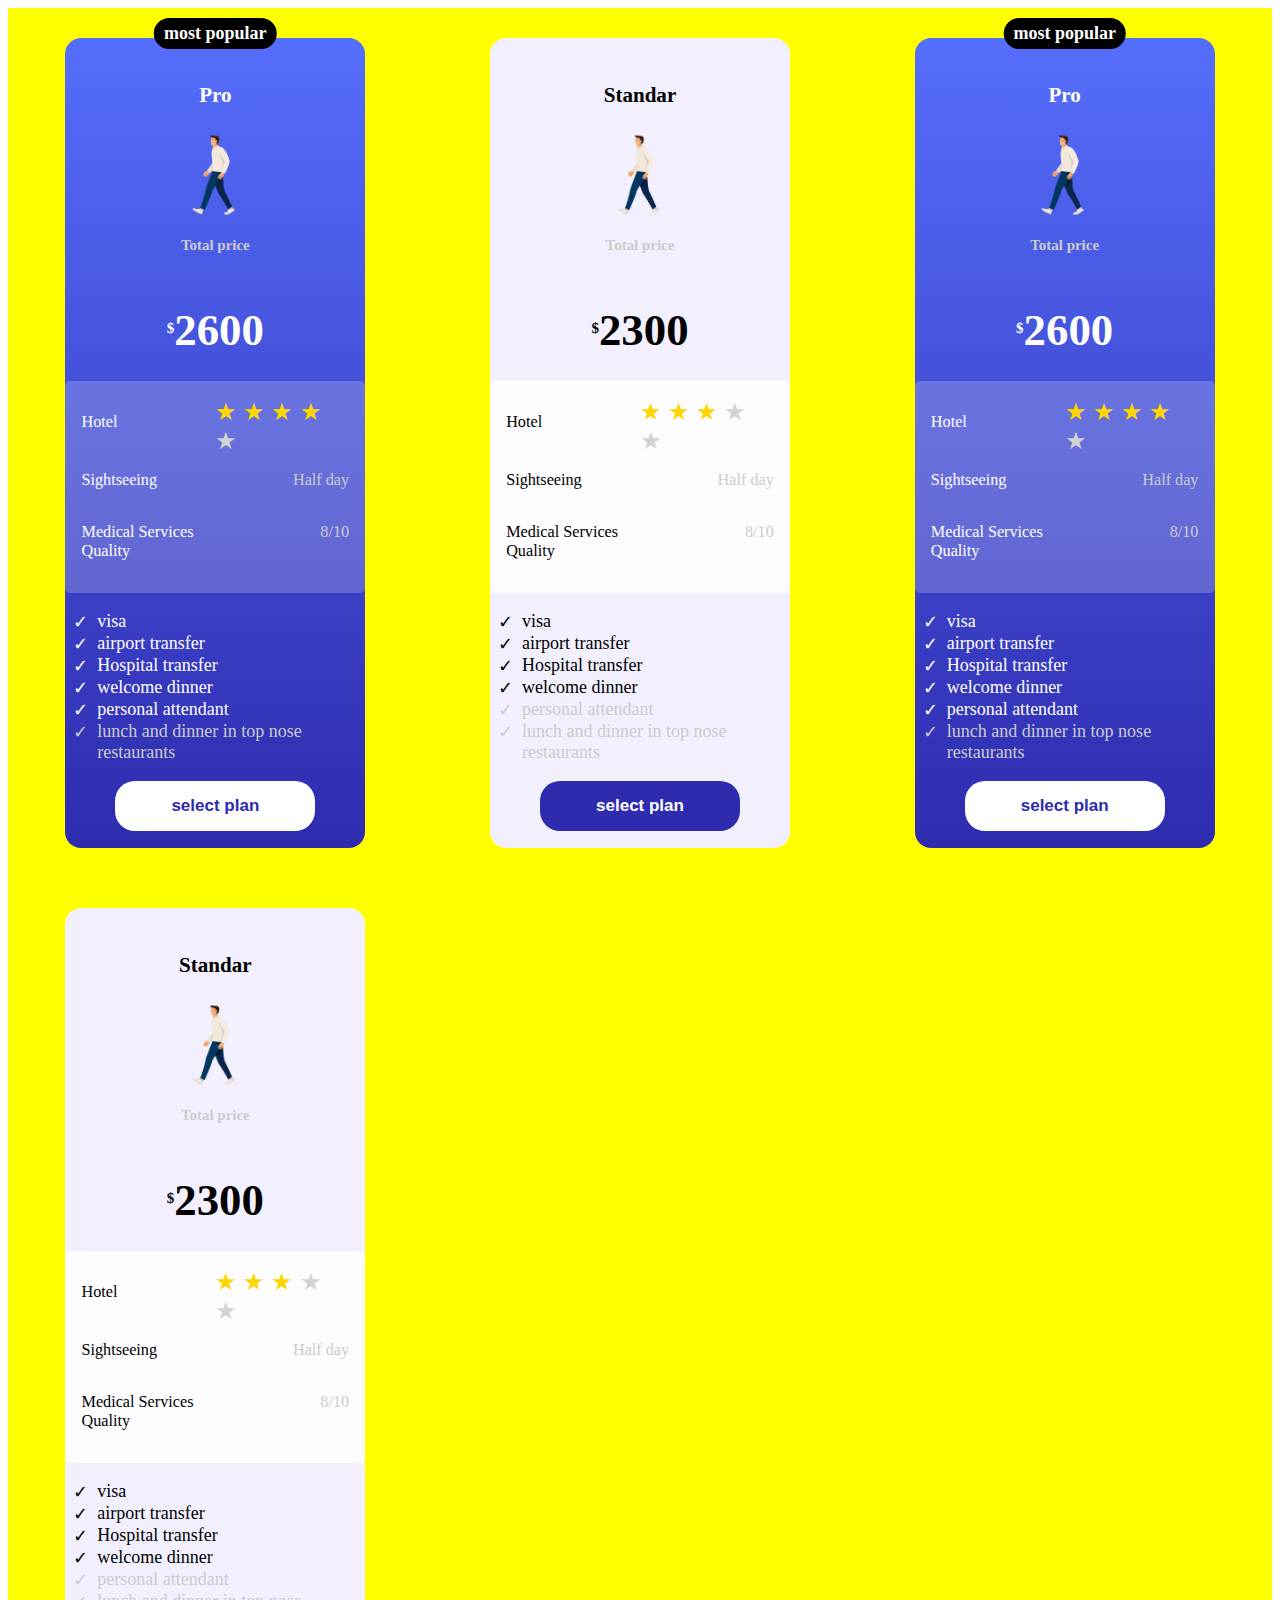
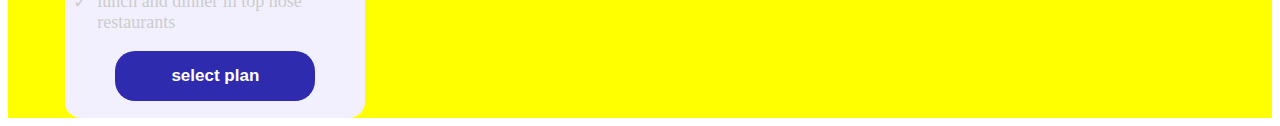
<file: estructura/index.html>
<!DOCTYPE html>
<html lang="en">
<head>
    <meta charset="UTF-8">
    <meta name="viewport" content="width=device-width, initial-scale=1.0">
    <title>Document</title>
    <link rel="stylesheet" href="/estilos/cuerpo.css">
    <link rel="stylesheet" href="/estilos/card-1.css">
    <link rel="stylesheet" href="/estilos/card-2.css">
    
    <style>

       
        
    </style>
</head>
<body>
    <div class="cards">
        <section class="card card1">
            
                <header class="card_header">most popular</header>
                <h3 class="card_text card_h3">Pro</h3>
                <img class="card_img" src="/imagenes/character-man-walk-png.webp" alt="tipo caminando">
                <h5 class="card_text card-light">Total price</h5>
                <h5>$<span class="card_text card_price">2600</span></h5>
                
                
                <article class="card_available">
                    <p class="card_available_text">Hotel</p>
                    <div class="card_available_column2 star-rating">
                        <span class="star">&#9733;</span>
                        <span class="star">&#9733;</span>
                        <span class="star">&#9733;</span>
                        <span class="star">&#9733;</span>
                        <span class="star empty">&#9733;</span>
                    </div>
                    <p class="card_available_text">Sightseeing</p>
                    <p class="card_available_column2 card-light">Half day</p>
                    <p class="card_available_text">Medical Services Quality</p>
                    <p class="card_available_column2 card-light">8/10</p>
                    
                </article>
                <ul class="card_list">
                    <li class="list_element">
                        visa
                    </li>

                    <li class="list_element">
                        airport transfer
                    </li>
                    <li class="list_element">
                        Hospital transfer
                    </li>
                    <li class="list_element">
                        welcome dinner
                    </li>
                    <li class="list_element">
                        personal attendant
                    </li>
                    <li class="list_element card-light">
                        lunch and dinner in top nose restaurants
                    </li>
                </ul>
                <button class="card_button">select plan</button>
            
        </section>
        <section class="card card2">
            
            
            <h3 class="card_text card_h3">Standar</h3>
            <img class="card_img" src="/imagenes/character-man-walk-png.webp" alt="tipo caminando">
            <h5 class="card_text card-light">Total price</h5>
            <h5>$<span class="card_text card_price">2300</span></h5>
            
            
            <article class="card_available">
                <p class="card_available_text">Hotel</p>
                <div class="card_available_column2 star-rating">
                    <span class="star">&#9733;</span>
                    <span class="star">&#9733;</span>
                    <span class="star">&#9733;</span>
                    <span class="star empty">&#9733;</span>
                    <span class="star empty">&#9733;</span>
                </div>
                <p class="card_available_text">Sightseeing</p>
                <p class="card_available_column2 card-light">Half day</p>
                <p class="card_available_text">Medical Services Quality</p>
                <p class="card_available_column2 card-light">8/10</p>
                
            </article>
            <ul class="card_list">
                <li class="list_element">
                    visa
                </li>

                <li class="list_element">
                    airport transfer
                </li>
                <li class="list_element">
                    Hospital transfer
                </li>
                <li class="list_element">
                    welcome dinner
                </li>
                <li class="list_element card-light">
                    personal attendant
                </li>
                <li class="list_element card-light">
                    lunch and dinner in top nose restaurants
                </li>
            </ul>
            <button class="card_button">select plan</button>
        
    </section>

    <section class="card card1">
            
        <header class="card_header">most popular</header>
        <h3 class="card_text card_h3">Pro</h3>
        <img class="card_img" src="/imagenes/character-man-walk-png.webp" alt="tipo caminando">
        <h5 class="card_text card-light">Total price</h5>
        <h5>$<span class="card_text card_price">2600</span></h5>
        
        
        <article class="card_available">
            <p class="card_available_text">Hotel</p>
            <div class="card_available_column2 star-rating">
                <span class="star">&#9733;</span>
                <span class="star">&#9733;</span>
                <span class="star">&#9733;</span>
                <span class="star">&#9733;</span>
                <span class="star empty">&#9733;</span>
            </div>
            <p class="card_available_text">Sightseeing</p>
            <p class="card_available_column2 card-light">Half day</p>
            <p class="card_available_text">Medical Services Quality</p>
            <p class="card_available_column2 card-light">8/10</p>
            
        </article>
        <ul class="card_list">
            <li class="list_element">
                visa
            </li>

            <li class="list_element">
                airport transfer
            </li>
            <li class="list_element">
                Hospital transfer
            </li>
            <li class="list_element">
                welcome dinner
            </li>
            <li class="list_element">
                personal attendant
            </li>
            <li class="list_element card-light">
                lunch and dinner in top nose restaurants
            </li>
        </ul>
        <button class="card_button">select plan</button>
    
</section>
<section class="card card2">
    
    
    <h3 class="card_text card_h3">Standar</h3>
    <img class="card_img" src="/imagenes/character-man-walk-png.webp" alt="tipo caminando">
    <h5 class="card_text card-light">Total price</h5>
    <h5>$<span class="card_text card_price">2300</span></h5>
    
    
    <article class="card_available">
        <p class="card_available_text">Hotel</p>
        <div class="card_available_column2 star-rating">
            <span class="star">&#9733;</span>
            <span class="star">&#9733;</span>
            <span class="star">&#9733;</span>
            <span class="star empty">&#9733;</span>
            <span class="star empty">&#9733;</span>
        </div>
        <p class="card_available_text">Sightseeing</p>
        <p class="card_available_column2 card-light">Half day</p>
        <p class="card_available_text">Medical Services Quality</p>
        <p class="card_available_column2 card-light">8/10</p>
        
    </article>
    <ul class="card_list">
        <li class="list_element">
            visa
        </li>

        <li class="list_element">
            airport transfer
        </li>
        <li class="list_element">
            Hospital transfer
        </li>
        <li class="list_element">
            welcome dinner
        </li>
        <li class="list_element card-light">
            personal attendant
        </li>
        <li class="list_element card-light">
            lunch and dinner in top nose restaurants
        </li>
    </ul>
    <button class="card_button">select plan</button>

</section>
    </div>
</body>
</html>
</file>
<file: estilos/cuerpo.css>
.cards{
    width: auto;
    height: auto;
    
    background: yellow;
    display: grid;
    grid-template-columns: 1fr 1fr 1fr 1fr;
    gap: 30px 10px;
    
    justify-items: center;
        font-size: 2vh;
        
        align-items: stretch;
        padding: 5vh 3vw;
    box-sizing: border-box;
    
    

}


.card{         
    position: relative;
    padding-top: 1.5em;
    border-radius: 1rem;
    width: 100%;
    max-width: 300px;
    height: 90vh;
    margin: auto;
    margin-top: 30px;
    display: flex; 
    align-items: center;
    flex-direction: column;
    box-sizing: border-box;  
    flex-shrink: 1;
    flex-grow: 1;
    flex-basis: auto;
    justify-content: space-between;
    
    
}



.card_header{
    position: absolute;
    top: -20px; 
    left: 50%;
    transform: translateX(-50%);
    background-color: #000; 
    color: #fff; 
    padding: 5px 10px;
    border-radius: 20px;
    font-weight: bold;
}

.card_img{
    width: 25vw;
    height: 10vh;
    object-fit: contain;
}

.card_price{
    font-size: 3em;
    vertical-align: middle;
}

.card_available{
    width: 100%;
    border-radius: 5px;
    background-color: rgba(255, 255, 255, 0.2);
    display: grid;
    grid-template-columns: 1fr 1fr; 
    grid-gap: 0;
    justify-items: start;
    padding: 1em 1em;
    box-sizing: border-box;
    font-size: 0.9em;
   

    
}
.card_available .card_available_column2{
    justify-self: end;
}

.star-rating {
    font-size: 1.5em;
    color: gold;
    }
    
.star-rating .empty {
        color: lightgray; 
}


.card-light{
    color: #ccc;
}
.card_list{
    
    list-style:none;
    align-self: flex-start;
    
    
    padding-left: 0.5rem;
    
    

}
.list_element {
    display: flex;
    align-items: flex-start;
    }
.card_list .list_element::before {
    content: '✓ ';
    margin-right: 1vh; 
}
.card_button{
    background: white;
    width: 70%;
    height: 10vh;
    max-width: 200px;
    border: none;
    margin-bottom: 20px;
    border-radius: 20px;
    padding: 15px 30px;
    font-size: 17px;
    font-weight: bold;
    cursor: pointer;
    color: #2E2BAE;
    transition: background-color 0.3s ease-in-out;
}
.card_button:hover {
background-color: #d32c20; 
}
.card_text{
    flex-grow: 1;
   flex-shrink: 1;
   margin-top: 2vh;

}

@media(max-width:1300px){
    .cards{
        grid-template-columns: 1fr 1fr 1fr;
        padding: 0;
    }
}
@media(max-width:950px){
    .cards{
        grid-template-columns: 1fr 1fr;
    }
}
@media(max-width:500px){
    .cards{
        grid-template-columns: 1fr;
    }
}

@media(max-height:524px){
    .cards{
        height: auto;
        grid-template-columns: 1fr;
    }
    .card{
        height: 90vh;
        min-width: 60vw;
        max-width: 100vw;
        display: grid;
        grid-template-rows: auto auto auto auto;
        grid-auto-flow: column dense;
        
        justify-items: center;
        font-size: 4vh;
        
        align-items: stretch;
        padding: 5vh 3vw;
        
        
    }
    .card_img{
        height: 25vh;
        
        width: auto;
        
        justify-self: stretch;  
    }
    .card_available{
        height: auto;
        width: auto;
        grid-row-start: span 4;
        row-gap: 0;
        padding: auto;
        
    }
    .card_button{
        height: auto;
        width: auto;
        
    }
    .card_text{
        flex-grow: 1;
       flex-shrink: 1;

    }
    .card_list{
        
        justify-self: stretch;
        font-size: 4vh;
        grid-row-start: span 3;
        
    }

}
</file>
<file: estilos/card-1.css>
.card1{
    background: linear-gradient(to bottom, #556EFB, #2E2BAE);
    color: white;
}
</file>
<file: estilos/card-2.css>
.card2{
    background: #F2F0FE;
    color: #000;
}
.card2 .card_available{
    background-color: rgba(255, 255, 255, 0.8);
}
.card2 button{
    color: white;
    background: #2E2BAE;
}
</file>
